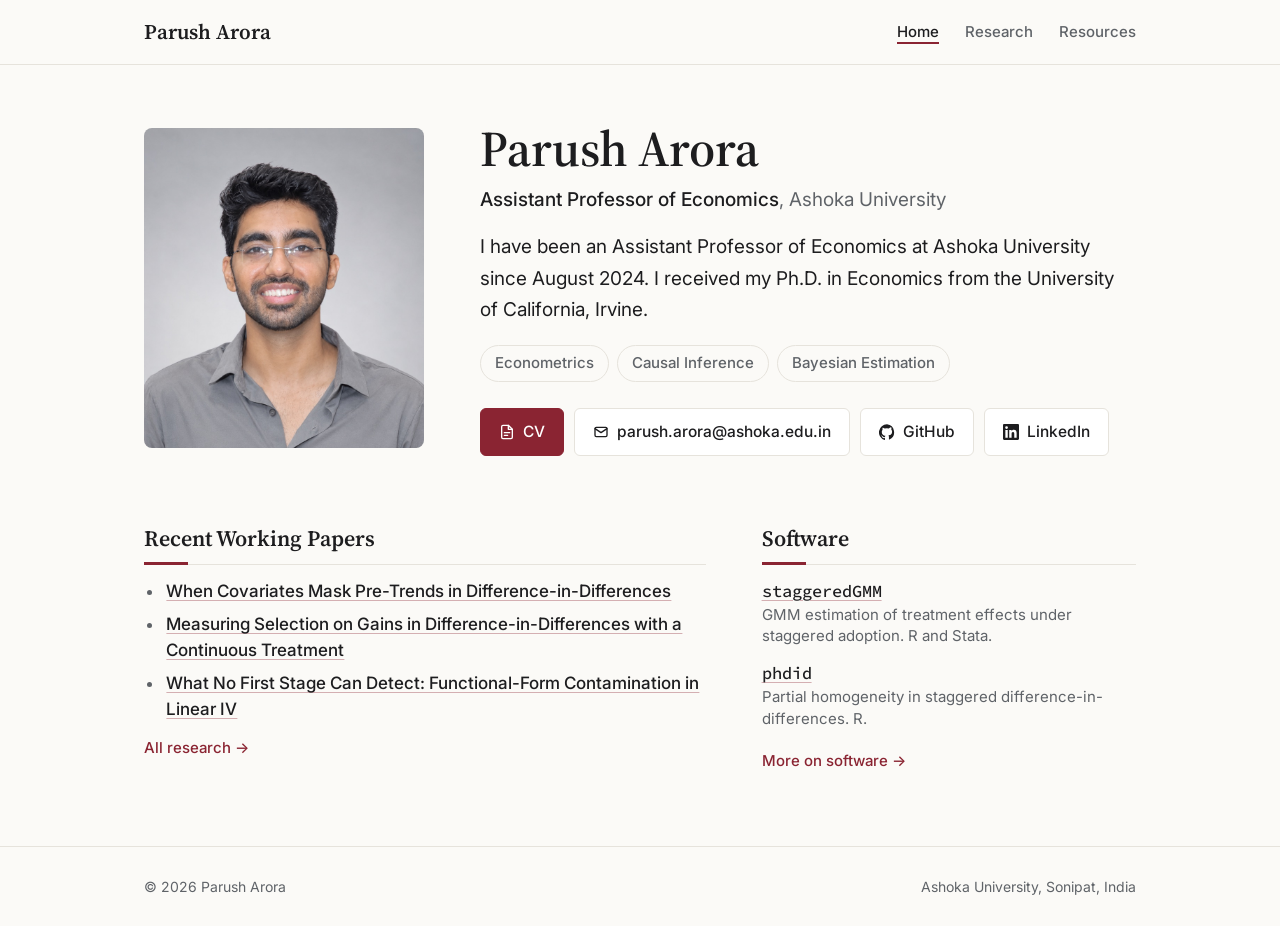
<file: index.html>
<!doctype html>
<html lang="en">
<head>
  <meta charset="utf-8">
  <meta name="viewport" content="width=device-width, initial-scale=1">
  <title>Parush Arora</title>
  <meta name="description" content="Parush Arora, Assistant Professor of Economics at Ashoka University. Econometrics, causal inference and Bayesian estimation.">
  <link rel="preconnect" href="https://fonts.googleapis.com">
  <link rel="preconnect" href="https://fonts.gstatic.com" crossorigin>
  <link href="https://fonts.googleapis.com/css2?family=Inter:wght@400;500;600&family=Source+Serif+4:opsz,wght@8..60,400;8..60,600&family=Source+Code+Pro:wght@500&display=swap" rel="stylesheet">
  <link rel="stylesheet" href="style.css">
</head>
<body class="home">
  <header class="site">
    <div class="wrap">
      <a class="brand" href="index.html">Parush Arora</a>
      <nav>
        <a class="active" href="index.html">Home</a>
        <a href="research.html">Research</a>
        <a href="resources.html">Resources</a>
      </nav>
    </div>
  </header>

  <main>
    <div class="wrap hero">
      <img src="assets/photo.jpg" alt="Portrait of Parush Arora">
      <div>
        <h1>Parush Arora</h1>
        <p class="role"><strong>Assistant Professor of Economics</strong>, Ashoka University</p>
        <p>I have been an Assistant Professor of Economics at Ashoka University since August 2024. I received my Ph.D. in Economics from the University of California, Irvine.</p>
        <ul class="fields">
          <li>Econometrics</li>
          <li>Causal Inference</li>
          <li>Bayesian Estimation</li>
        </ul>
        <div class="links">
          <a class="btn primary" href="https://drive.google.com/file/d/1LoCdnXLJftHDHROsyt8v0wvyR6xeEI37/view?usp=sharing">
            <svg viewBox="0 0 24 24" fill="none" stroke="currentColor" stroke-width="2" stroke-linecap="round" stroke-linejoin="round"><path d="M14 2H6a2 2 0 0 0-2 2v16a2 2 0 0 0 2 2h12a2 2 0 0 0 2-2V8z"/><path d="M14 2v6h6M8 13h8M8 17h5"/></svg>
            CV
          </a>
          <a class="btn" href="mailto:parush.arora@ashoka.edu.in">
            <svg viewBox="0 0 24 24" fill="none" stroke="currentColor" stroke-width="2" stroke-linecap="round" stroke-linejoin="round"><rect x="3" y="5" width="18" height="14" rx="2"/><path d="m3 7 9 6 9-6"/></svg>
            parush.arora@ashoka.edu.in
          </a>
          <a class="btn" href="https://github.com/parush2101">
            <svg viewBox="0 0 24 24" fill="currentColor"><path d="M12 .5a12 12 0 0 0-3.8 23.4c.6.1.8-.3.8-.6v-2.2c-3.3.7-4-1.4-4-1.4-.6-1.4-1.4-1.8-1.4-1.8-1-.7.1-.7.1-.7 1.2.1 1.8 1.2 1.8 1.2 1 1.8 2.8 1.3 3.5 1 .1-.8.4-1.3.7-1.6-2.7-.3-5.5-1.3-5.5-6 0-1.2.5-2.3 1.2-3.1-.1-.3-.5-1.5.1-3.2 0 0 1-.3 3.3 1.2a11.5 11.5 0 0 1 6 0C17.3 4.7 18.3 5 18.3 5c.7 1.7.2 2.9.1 3.2.8.8 1.2 1.9 1.2 3.1 0 4.6-2.8 5.6-5.5 5.9.4.4.8 1.1.8 2.2v3.3c0 .3.2.7.8.6A12 12 0 0 0 12 .5z"/></svg>
            GitHub
          </a>
          <a class="btn" href="https://www.linkedin.com/in/parush-arora-436043136/">
            <svg viewBox="0 0 24 24" fill="currentColor"><path d="M20.45 20.45h-3.56v-5.57c0-1.33-.02-3.04-1.85-3.04-1.85 0-2.14 1.45-2.14 2.94v5.67H9.35V9h3.41v1.56h.05c.48-.9 1.64-1.85 3.37-1.85 3.6 0 4.27 2.37 4.27 5.46v6.28zM5.34 7.43a2.06 2.06 0 1 1 0-4.13 2.06 2.06 0 0 1 0 4.13zM7.12 20.45H3.56V9h3.56v11.45zM22.22 0H1.77C.79 0 0 .77 0 1.73v20.54C0 23.23.79 24 1.77 24h20.45c.98 0 1.78-.77 1.78-1.73V1.73C24 .77 23.2 0 22.22 0z"/></svg>
            LinkedIn
          </a>
        </div>
      </div>
    </div>

    <div class="wrap home-grid">
      <section>
        <h2>Recent Working Papers</h2>
        <ul class="papers">
          <li><a class="t" href="https://arxiv.org/abs/2611.03079">When Covariates Mask Pre-Trends in Difference-in-Differences</a></li>
          <li><a class="t" href="https://papers.ssrn.com/sol3/papers.cfm?abstract_id=7609700">Measuring Selection on Gains in Difference-in-Differences with a Continuous Treatment</a></li>
          <li><a class="t" href="https://papers.ssrn.com/sol3/papers.cfm?abstract_id=7436881">What No First Stage Can Detect: Functional-Form Contamination in Linear IV</a></li>
        </ul>
        <a class="more" href="research.html">All research &rarr;</a>
      </section>
      <section>
        <h2>Software</h2>
        <ul class="pkgs">
          <li><a class="t mono" href="resources.html#software">staggeredGMM</a><span class="co">GMM estimation of treatment effects under staggered adoption. R and Stata.</span></li>
          <li><a class="t mono" href="https://CRAN.R-project.org/package=phdid">phdid</a><span class="co">Partial homogeneity in staggered difference-in-differences. R.</span></li>
        </ul>
        <a class="more" href="resources.html#software">More on software &rarr;</a>
      </section>
    </div>
  </main>

  <footer class="site">
    <div class="wrap">
      <span>&copy; 2026 Parush Arora</span>
      <span>Ashoka University, Sonipat, India</span>
    </div>
  </footer>
</body>
</html>
</file>
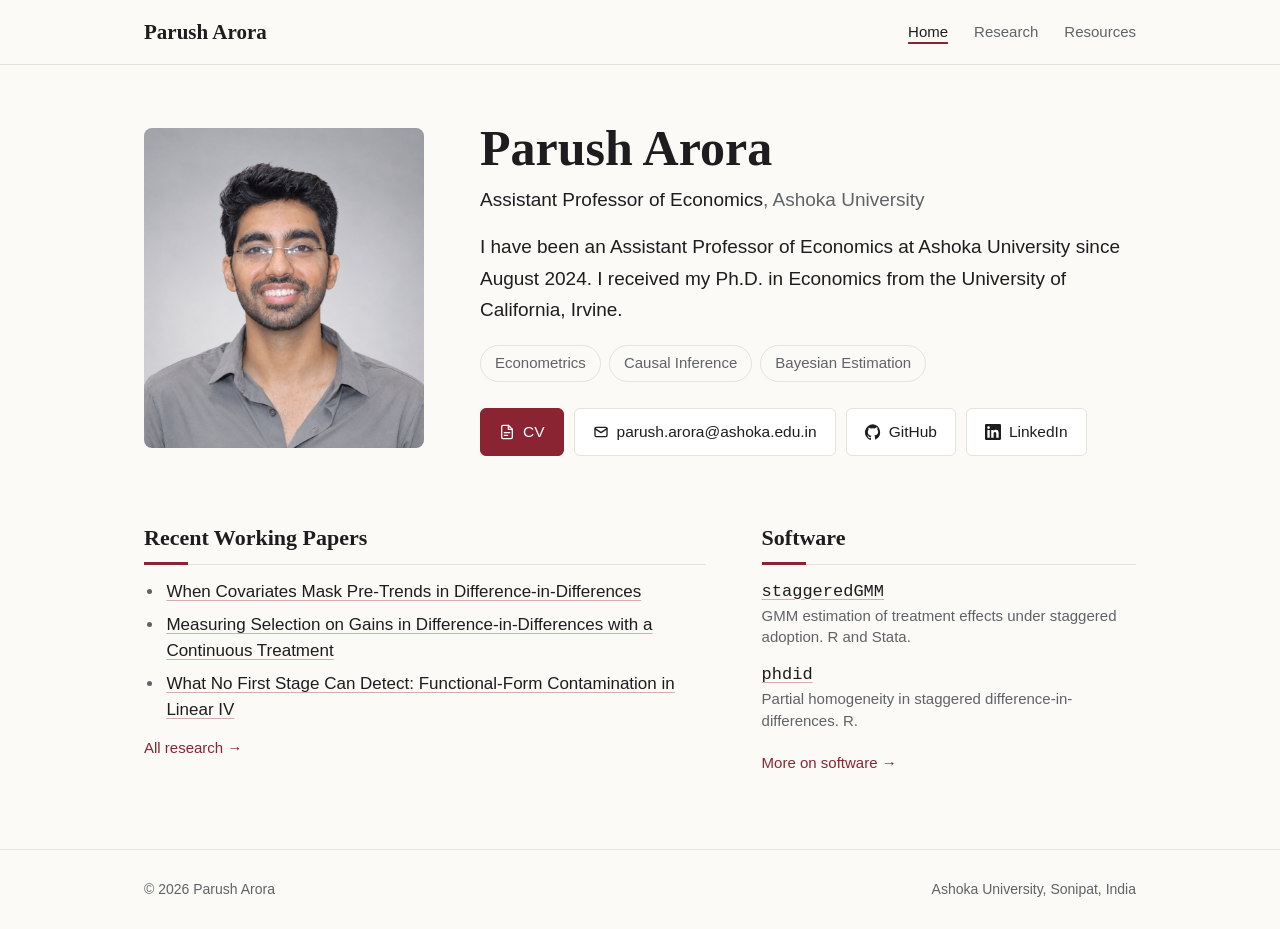
<file: home.html>
<!doctype html>
<html lang="en"><head><meta charset="utf-8"><title>Parush Arora</title>
<meta http-equiv="refresh" content="0; url=index.html"><link rel="canonical" href="index.html"></head>
<body><a href="index.html">Continue to the homepage</a></body></html>
</file>
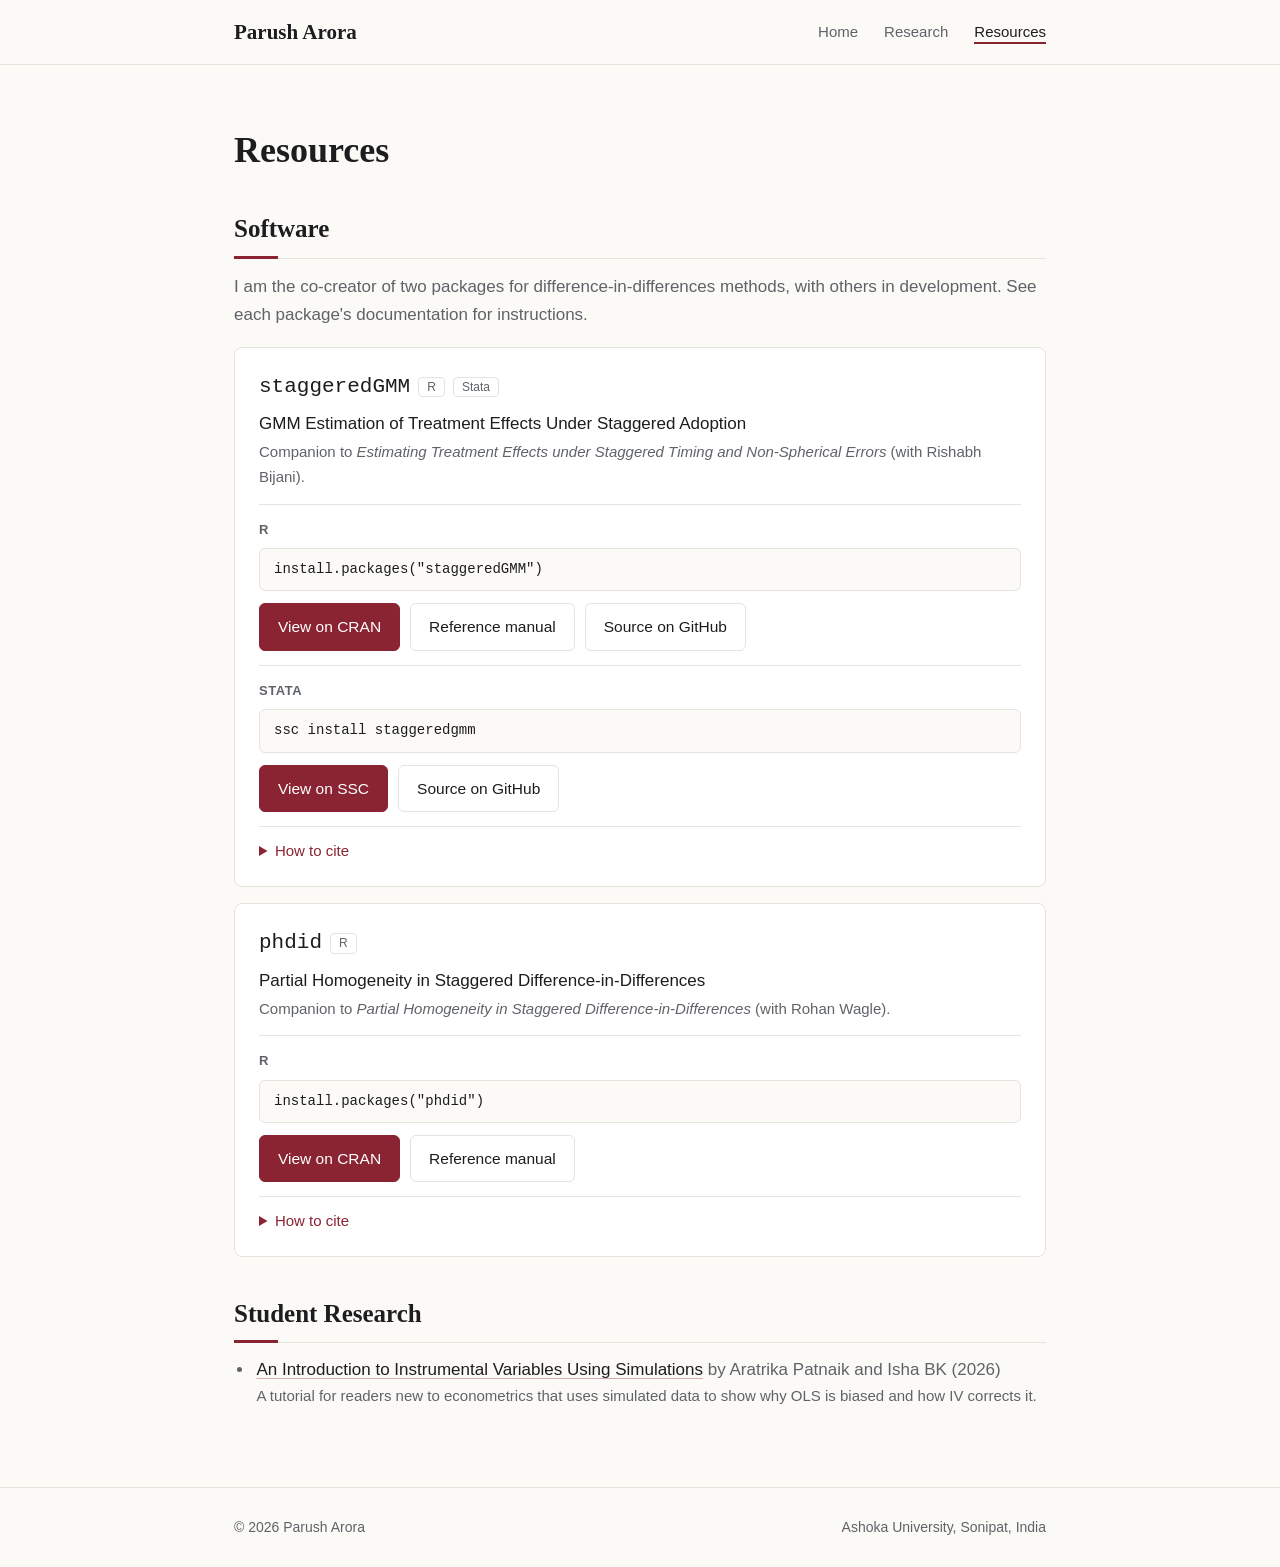
<file: r-packages.html>
<!doctype html>
<html lang="en"><head><meta charset="utf-8"><title>Resources · Parush Arora</title>
<meta http-equiv="refresh" content="0; url=resources.html"><link rel="canonical" href="resources.html"></head>
<body><a href="resources.html">Continue to Resources</a></body></html>
</file>
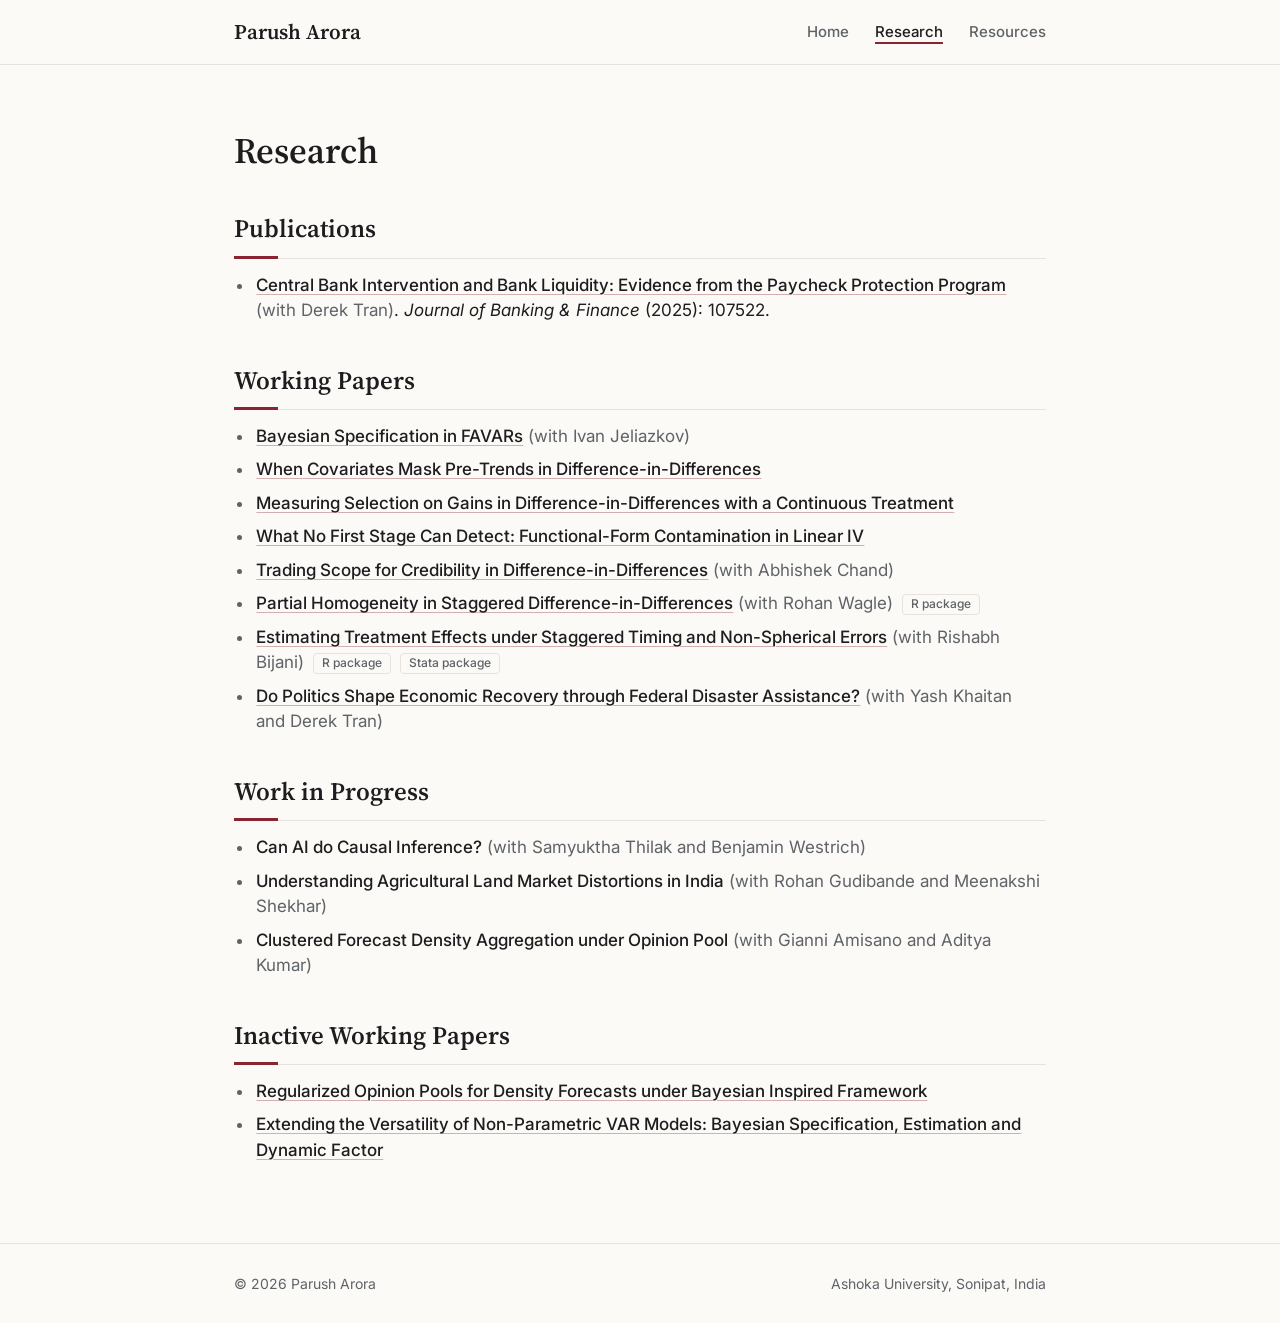
<file: research.html>
<!doctype html>
<html lang="en">
<head>
  <meta charset="utf-8">
  <meta name="viewport" content="width=device-width, initial-scale=1">
  <title>Research · Parush Arora</title>
  <meta name="description" content="Working papers, publications and work in progress by Parush Arora.">
  <link rel="preconnect" href="https://fonts.googleapis.com">
  <link rel="preconnect" href="https://fonts.gstatic.com" crossorigin>
  <link href="https://fonts.googleapis.com/css2?family=Inter:wght@400;500;600&family=Source+Serif+4:opsz,wght@8..60,400;8..60,600&family=Source+Code+Pro:wght@500&display=swap" rel="stylesheet">
  <link rel="stylesheet" href="style.css">
</head>
<body>
  <header class="site">
    <div class="wrap">
      <a class="brand" href="index.html">Parush Arora</a>
      <nav>
        <a href="index.html">Home</a>
        <a class="active" href="research.html">Research</a>
        <a href="resources.html">Resources</a>
      </nav>
    </div>
  </header>

  <main>
    <div class="wrap">
      <h1 class="page">Research</h1>

      <section>
        <h2>Publications</h2>
        <ul class="papers">
          <li><a class="t" href="https://www.sciencedirect.com/science/article/pii/S0378426625001426">Central Bank Intervention and Bank Liquidity: Evidence from the Paycheck Protection Program</a> <span class="co">(with Derek Tran)</span>. <em>Journal of Banking &amp; Finance</em> (2025): 107522.</li>
        </ul>
      </section>

      <section>
        <h2>Working Papers</h2>
        <ul class="papers">
          <li><a class="t" href="assets/papers/arora-jeliazkov-bayesian-specification-favars.pdf">Bayesian Specification in FAVARs</a> <span class="co">(with Ivan Jeliazkov)</span></li>
          <li><a class="t" href="https://arxiv.org/abs/2611.03079">When Covariates Mask Pre-Trends in Difference-in-Differences</a></li>
          <li><a class="t" href="https://papers.ssrn.com/sol3/papers.cfm?abstract_id=7609700">Measuring Selection on Gains in Difference-in-Differences with a Continuous Treatment</a></li>
          <li><a class="t" href="https://papers.ssrn.com/sol3/papers.cfm?abstract_id=7436881">What No First Stage Can Detect: Functional-Form Contamination in Linear IV</a></li>
          <li><a class="t" href="https://papers.ssrn.com/sol3/papers.cfm?abstract_id=7301078">Trading Scope for Credibility in Difference-in-Differences</a> <span class="co">(with Abhishek Chand)</span></li>
          <li><a class="t" href="https://arxiv.org/abs/2608.08047">Partial Homogeneity in Staggered Difference-in-Differences</a> <span class="co">(with Rohan Wagle)</span> <a class="tag" href="https://cran.r-project.org/web/packages/phdid/phdid.pdf">R package</a></li>
          <li><a class="t" href="https://papers.ssrn.com/sol3/papers.cfm?abstract_id=6558759">Estimating Treatment Effects under Staggered Timing and Non-Spherical Errors</a> <span class="co">(with Rishabh Bijani)</span> <a class="tag" href="https://CRAN.R-project.org/package=staggeredGMM">R package</a> <a class="tag" href="https://ideas.repec.org/c/boc/bocode/s460037.html">Stata package</a></li>
          <li><a class="t" href="https://papers.ssrn.com/sol3/papers.cfm?abstract_id=6513538">Do Politics Shape Economic Recovery through Federal Disaster Assistance?</a> <span class="co">(with Yash Khaitan and Derek Tran)</span></li>
        </ul>
      </section>

      <section>
        <h2>Work in Progress</h2>
        <ul class="papers">
          <li><span class="t">Can AI do Causal Inference?</span> <span class="co">(with Samyuktha Thilak and Benjamin Westrich)</span></li>
          <li><span class="t">Understanding Agricultural Land Market Distortions in India</span> <span class="co">(with Rohan Gudibande and Meenakshi Shekhar)</span></li>
          <li><span class="t">Clustered Forecast Density Aggregation under Opinion Pool</span> <span class="co">(with Gianni Amisano and Aditya Kumar)</span></li>
        </ul>
      </section>

      <section>
        <h2>Inactive Working Papers</h2>
        <ul class="papers">
          <li><a class="t" href="https://dp.ashoka.edu.in/ash/wpaper/paper133_0.pdf">Regularized Opinion Pools for Density Forecasts under Bayesian Inspired Framework</a></li>
          <li><a class="t" href="https://drive.google.com/file/d/1w3nS8jGv4g3ysb8XMVAZpEd40WOxEMSx/view?usp=sharing">Extending the Versatility of Non-Parametric VAR Models: Bayesian Specification, Estimation and Dynamic Factor</a></li>
        </ul>
      </section>
    </div>
  </main>

  <footer class="site">
    <div class="wrap">
      <span>&copy; 2026 Parush Arora</span>
      <span>Ashoka University, Sonipat, India</span>
    </div>
  </footer>
</body>
</html>
</file>
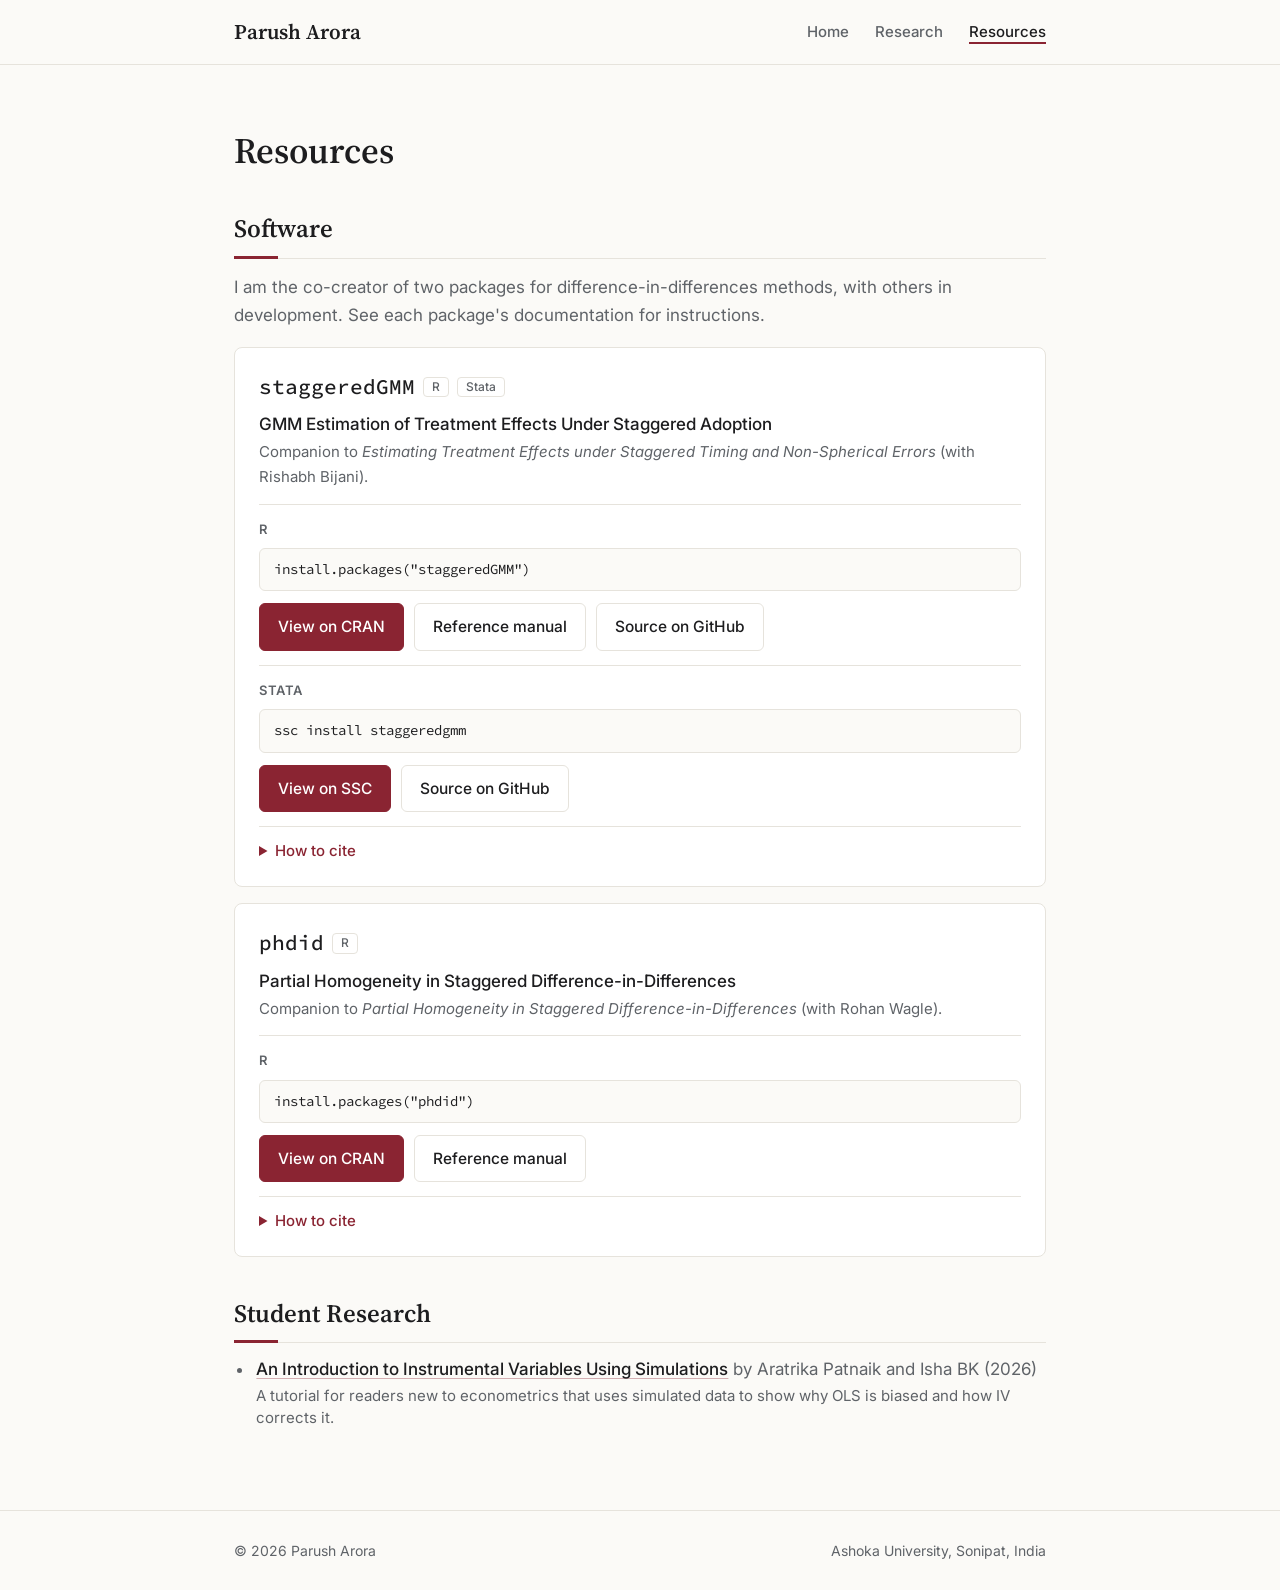
<file: resources.html>
<!doctype html>
<html lang="en">
<head>
  <meta charset="utf-8">
  <meta name="viewport" content="width=device-width, initial-scale=1">
  <title>Resources · Parush Arora</title>
  <meta name="description" content="R and Stata software and student research supervised by Parush Arora.">
  <link rel="preconnect" href="https://fonts.googleapis.com">
  <link rel="preconnect" href="https://fonts.gstatic.com" crossorigin>
  <link href="https://fonts.googleapis.com/css2?family=Inter:wght@400;500;600&family=Source+Serif+4:opsz,wght@8..60,400;8..60,600&family=Source+Code+Pro:wght@500&display=swap" rel="stylesheet">
  <link rel="stylesheet" href="style.css">
</head>
<body>
  <header class="site">
    <div class="wrap">
      <a class="brand" href="index.html">Parush Arora</a>
      <nav>
        <a href="index.html">Home</a>
        <a href="research.html">Research</a>
        <a class="active" href="resources.html">Resources</a>
      </nav>
    </div>
  </header>

  <main>
    <div class="wrap">
      <h1 class="page">Resources</h1>

      <section id="software">
        <h2>Software</h2>
        <p class="lede">I am the co-creator of two packages for difference-in-differences methods, with others in development. See each package's documentation for instructions.</p>
        <div class="pkg">
          <h3 class="mono">staggeredGMM <span class="plat">R</span><span class="plat">Stata</span></h3>
          <p class="pkg-title">GMM Estimation of Treatment Effects Under Staggered Adoption</p>
          <p class="pkg-note">Companion to <em>Estimating Treatment Effects under Staggered Timing and Non-Spherical Errors</em> (with Rishabh Bijani).</p>
          <div class="impl">
            <p class="impl-label">R</p>
            <code class="install">install.packages("staggeredGMM")</code>
            <div class="links">
              <a class="btn primary" href="https://CRAN.R-project.org/package=staggeredGMM">View on CRAN</a>
              <a class="btn" href="https://cran.r-project.org/web/packages/staggeredGMM/staggeredGMM.pdf">Reference manual</a>
              <a class="btn" href="https://github.com/RishabhBijani/staggeredGMM">Source on GitHub</a>
            </div>
          </div>
          <div class="impl">
            <p class="impl-label">Stata</p>
            <code class="install">ssc install staggeredgmm</code>
            <div class="links">
              <a class="btn primary" href="https://ideas.repec.org/c/boc/bocode/s460037.html">View on SSC</a>
              <a class="btn" href="https://github.com/RishabhBijani/staggeredGMM_STATA">Source on GitHub</a>
            </div>
          </div>
          <details class="cite">
            <summary>How to cite</summary>
            <ul class="refs">
              <li><span class="k">Paper</span><span>Arora, P. and R. Bijani (2026). &ldquo;Estimating Treatment Effects under Staggered Timing and Non-Spherical Errors.&rdquo; SSRN Working Paper. <a href="https://doi.org/10.2139/ssrn.6558759">doi:10.2139/ssrn.6558759</a></span></li>
              <li><span class="k">R</span><span>Bijani, R. and P. Arora (2026). <em>staggeredGMM: GMM Estimation of Treatment Effects Under Staggered Adoption.</em> R package version 0.2.0.</span></li>
              <li><span class="k">Stata</span><span>Arora, P. and R. Bijani (2026). &ldquo;STAGGEREDGMM: Stata module to perform Generalised Method of Moments Estimation of Treatment Effects under Staggered Adoption.&rdquo; Statistical Software Components S460037, Boston College Department of Economics.</span></li>
            </ul>
            <div class="bib">
              <button class="copy" type="button">Copy BibTeX</button>
<pre>@unpublished{arora2026staggered,
  title  = {Estimating Treatment Effects under Staggered Timing and Non-Spherical Errors},
  author = {Arora, Parush and Bijani, Rishabh},
  year   = {2026},
  note   = {SSRN Working Paper},
  doi    = {10.2139/ssrn.6558759}
}

@manual{bijani2026staggeredgmm,
  title  = {staggeredGMM: GMM Estimation of Treatment Effects Under Staggered Adoption},
  author = {Bijani, Rishabh and Arora, Parush},
  year   = {2026},
  note   = {R package version 0.2.0},
  url    = {https://CRAN.R-project.org/package=staggeredGMM}
}

@misc{arora2026staggeredgmmstata,
  title        = {STAGGEREDGMM: Stata module to perform Generalised Method of Moments Estimation of Treatment Effects under Staggered Adoption},
  author       = {Arora, Parush and Bijani, Rishabh},
  year         = {2026},
  howpublished = {Statistical Software Components S460037, Boston College Department of Economics},
  url          = {https://ideas.repec.org/c/boc/bocode/s460037.html}
}</pre>
            </div>
          </details>
        </div>
        <div class="pkg">
          <h3 class="mono">phdid <span class="plat">R</span></h3>
          <p class="pkg-title">Partial Homogeneity in Staggered Difference-in-Differences</p>
          <p class="pkg-note">Companion to <em>Partial Homogeneity in Staggered Difference-in-Differences</em> (with Rohan Wagle).</p>
          <div class="impl">
            <p class="impl-label">R</p>
            <code class="install">install.packages("phdid")</code>
            <div class="links">
              <a class="btn primary" href="https://CRAN.R-project.org/package=phdid">View on CRAN</a>
              <a class="btn" href="https://cran.r-project.org/web/packages/phdid/phdid.pdf">Reference manual</a>
            </div>
          </div>
          <details class="cite">
            <summary>How to cite</summary>
            <ul class="refs">
              <li><span class="k">Paper</span><span>Arora, P. and R. Wagle (2026). &ldquo;Partial Homogeneity in Staggered Difference-in-Differences.&rdquo; arXiv:2608.08047. <a href="https://arxiv.org/abs/2608.08047">arxiv.org/abs/2608.08047</a></span></li>
              <li><span class="k">R</span><span>Wagle, R. and P. Arora (2026). <em>phdid: Partial Homogeneity in Staggered Difference-in-Differences.</em> R package version 0.1.0.</span></li>
            </ul>
            <div class="bib">
              <button class="copy" type="button">Copy BibTeX</button>
<pre>@misc{arora2026partial,
  title         = {Partial Homogeneity in Staggered Difference-in-Differences},
  author        = {Arora, Parush and Wagle, Rohan},
  year          = {2026},
  eprint        = {2608.08047},
  archivePrefix = {arXiv},
  url           = {https://arxiv.org/abs/2608.08047}
}

@manual{wagle2026phdid,
  title  = {phdid: Partial Homogeneity in Staggered Difference-in-Differences},
  author = {Wagle, Rohan and Arora, Parush},
  year   = {2026},
  note   = {R package version 0.1.0},
  url    = {https://CRAN.R-project.org/package=phdid}
}</pre>
            </div>
          </details>
        </div>
      </section>

      <section id="student-research">
        <h2>Student Research</h2>
        <ul class="papers">
          <li><a class="t" href="assets/students/patnaik-bk-iv-simulations.pdf">An Introduction to Instrumental Variables Using Simulations</a> <span class="co">by Aratrika Patnaik and Isha BK (2026)</span>
            <span class="desc">A tutorial for readers new to econometrics that uses simulated data to show why OLS is biased and how IV corrects it.</span></li>
        </ul>
      </section>
    </div>
  </main>

  <footer class="site">
    <div class="wrap">
      <span>&copy; 2026 Parush Arora</span>
      <span>Ashoka University, Sonipat, India</span>
    </div>
  </footer>
  <script>
    document.querySelectorAll('.cite .copy').forEach(function (b) {
      b.addEventListener('click', function () {
        var t = b.nextElementSibling.textContent;
        var done = function () { b.textContent = 'Copied'; setTimeout(function () { b.textContent = 'Copy BibTeX'; }, 1500); };
        if (navigator.clipboard) navigator.clipboard.writeText(t).then(done, function () {});
      });
    });
  </script>
</body>
</html>
</file>
<file: style.css>
:root {
  --bg: #fbfaf7;
  --surface: #ffffff;
  --text: #1d1d1f;
  --muted: #5f6368;
  --line: #e6e3dc;
  --accent: #8a2432;
  --accent-soft: #f6e9eb;
  --link-line: rgba(138, 36, 50, .35);
  --serif: "Source Serif 4", Georgia, "Times New Roman", serif;
  --sans: "Inter", -apple-system, BlinkMacSystemFont, "Segoe UI", sans-serif;
}
@media (prefers-color-scheme: dark) {
  :root {
    --bg: #141416;
    --surface: #1c1c1f;
    --text: #ececec;
    --muted: #a0a0a8;
    --line: #2e2e33;
    --accent: #e48a96;
    --accent-soft: #3a2328;
    --link-line: rgba(228, 138, 150, .4);
  }
}

* { box-sizing: border-box; }
html { -webkit-text-size-adjust: 100%; }
body {
  margin: 0;
  background: var(--bg);
  color: var(--text);
  font-family: var(--sans);
  font-size: 17px;
  line-height: 1.65;
}
a { color: var(--accent); text-decoration: none; }
a:hover { text-decoration: underline; text-underline-offset: 3px; }

.wrap { max-width: 860px; margin: 0 auto; padding: 0 24px; }

/* Colour roles
   --text   all content: names, titles, headings
   --muted  secondary details: coauthors, journals, captions
   --accent only what you can click, the active nav item and the short bar under section headings */

/* Header */
header.site {
  border-bottom: 1px solid var(--line);
  background: var(--bg);
  position: sticky; top: 0; z-index: 10;
}
header.site .wrap {
  display: flex; align-items: center; justify-content: space-between;
  gap: 16px; height: 64px;
}
.brand {
  font-family: var(--serif); font-size: 21px; font-weight: 600;
  color: var(--text);
}
.brand:hover { text-decoration: none; }
nav { display: flex; gap: 26px; }
nav a { color: var(--muted); font-size: 15px; font-weight: 500; }
nav a:hover { color: var(--text); text-decoration: none; }
nav a.active { color: var(--text); box-shadow: inset 0 -2px 0 var(--accent); }

main { padding: 56px 0 72px; }

/* Home */
.home .wrap { max-width: 1040px; }
.hero {
  display: grid; grid-template-columns: 280px 1fr; gap: 56px; align-items: center;
  font-size: 19px;
}
.hero img {
  width: 280px; height: 320px; object-fit: cover; border-radius: 8px;
  display: block;
}
.hero h1 {
  font-family: var(--serif); font-weight: 600; font-size: 50px;
  line-height: 1.1; margin: 0 0 8px;
}
.role { color: var(--muted); margin: 0 0 22px; font-size: 19px; }
.role strong { color: var(--text); font-weight: 500; }
.hero p { margin: 0 0 16px; }
.fields { display: flex; flex-wrap: wrap; gap: 8px; margin: 20px 0 26px; padding: 0; list-style: none; }
.fields li {
  font-size: 15px; padding: 5px 14px; border-radius: 999px;
  border: 1px solid var(--line); color: var(--muted); font-weight: 500;
}
.links { display: flex; flex-wrap: wrap; gap: 10px; }
.btn {
  display: inline-flex; align-items: center; gap: 8px;
  font-size: 15.5px; font-weight: 500;
  padding: 10px 18px; border-radius: 6px;
  border: 1px solid var(--line); background: var(--surface); color: var(--text);
}
.btn:hover { border-color: var(--accent); color: var(--accent); text-decoration: none; }
.btn svg { width: 16px; height: 16px; flex: none; }
.btn.primary { background: var(--accent); border-color: var(--accent); color: #fff; }
@media (prefers-color-scheme: dark) { .btn.primary { color: #141416; } }
.btn.primary:hover { opacity: .9; color: #fff; }
@media (prefers-color-scheme: dark) { .btn.primary:hover { color: #141416; } }

/* Research and packages */
h1.page {
  font-family: var(--serif); font-weight: 600; font-size: 36px; margin: 0 0 28px;
}
.lede { color: var(--muted); margin: -16px 0 36px; }
section + section { margin-top: 36px; }
h2 {
  font-family: var(--serif); font-size: 25px; font-weight: 600;
  color: var(--text); margin: 0 0 14px; padding-bottom: 8px;
  border-bottom: 1px solid var(--line); position: relative;
}
h2::after {
  content: ""; position: absolute; left: 0; bottom: -1px;
  width: 44px; height: 3px; background: var(--accent);
}
.papers { margin: 0; padding-left: 1.2em; }
.papers li { margin: 0 0 8px; padding-left: 2px; line-height: 1.5; }
.papers li::marker { color: var(--muted); }
.papers .t { font-weight: 500; color: var(--text); }
.papers a.t {
  color: var(--text); text-decoration: underline;
  text-decoration-color: var(--link-line); text-decoration-thickness: 1px; text-underline-offset: 3px;
}
.papers a.t:hover { color: var(--accent); text-decoration-color: var(--accent); }
.papers .co { color: var(--muted); }
.papers .desc { display: block; color: var(--muted); font-size: 15px; margin-top: 2px; }
section > .lede { margin: 0 0 10px; }
.tag {
  display: inline-block; vertical-align: 1px; margin-left: 4px;
  font-size: 12px; font-weight: 500; line-height: 1.4;
  padding: 1px 8px; border-radius: 4px;
  border: 1px solid var(--line); color: var(--muted);
}
a.tag:hover { border-color: var(--accent); color: var(--accent); text-decoration: none; }

.home-grid {
  display: grid; grid-template-columns: 3fr 2fr; gap: 56px;
  margin-top: 64px; padding-top: 0;
}
.home-grid section + section { margin-top: 0; }
.home-grid h2 { font-size: 22px; }
.pkgs { list-style: none; margin: 0; padding: 0; }
.pkgs li { margin: 0 0 14px; line-height: 1.45; }
.pkgs .co { display: block; color: var(--muted); font-size: 15px; }
.mono { font-family: "Source Code Pro", ui-monospace, monospace; }
a.t.mono {
  color: var(--text); font-weight: 500; text-decoration: underline;
  text-decoration-color: var(--link-line); text-underline-offset: 3px;
}
a.t.mono:hover { color: var(--accent); text-decoration-color: var(--accent); }
.more { display: inline-block; margin-top: 6px; font-size: 15px; font-weight: 500; }

.pkg {
  border: 1px solid var(--line); background: var(--surface); border-radius: 8px;
  padding: 22px 24px; margin-bottom: 16px;
}
.pkg h3 { margin: 0; font-size: 21px; font-weight: 500; display: flex; align-items: center; gap: 8px; flex-wrap: wrap; }
.plat {
  font-family: var(--sans); font-size: 12px; font-weight: 500; line-height: 1.4;
  padding: 1px 8px; border-radius: 4px; border: 1px solid var(--line); color: var(--muted);
}
.impl { border-top: 1px solid var(--line); padding-top: 14px; margin-top: 14px; }
.impl-label { margin: 0 0 8px; font-size: 13px; font-weight: 600; letter-spacing: .04em; text-transform: uppercase; color: var(--muted); }
.impl .install { margin-bottom: 12px; }
.pkg .pkg-title { margin: 6px 0 2px; color: var(--text); font-weight: 500; }
.pkg .pkg-note { margin: 0 0 14px; color: var(--muted); font-size: 15px; }
.install {
  display: block; margin: 0 0 16px; padding: 9px 14px; border-radius: 6px;
  background: var(--bg); border: 1px solid var(--line);
  font-family: "Source Code Pro", ui-monospace, monospace; font-size: 14px; color: var(--text);
  overflow-x: auto; white-space: nowrap;
}
section .pkg:first-of-type { margin-top: 18px; }
.cite { border-top: 1px solid var(--line); margin-top: 14px; padding-top: 12px; }
.cite summary { cursor: pointer; color: var(--accent); font-size: 15px; font-weight: 500; width: max-content; }
.cite summary:hover { text-decoration: underline; text-underline-offset: 3px; }
.refs { list-style: none; margin: 12px 0 14px; padding: 0; font-size: 15px; line-height: 1.5; }
.refs li { margin: 0 0 8px; display: grid; grid-template-columns: 56px 1fr; gap: 6px; }
.refs .k { padding-top: 2px; font-size: 12px; font-weight: 600; letter-spacing: .04em; text-transform: uppercase; color: var(--muted); }
.bib { position: relative; }
.bib pre {
  margin: 0; padding: 12px 14px; border-radius: 6px; background: var(--bg); border: 1px solid var(--line);
  font-family: "Source Code Pro", ui-monospace, monospace; font-size: 12.5px; line-height: 1.5; color: var(--text);
  overflow-x: auto;
}
.copy {
  position: absolute; top: 8px; right: 8px; font: 500 12.5px var(--sans); color: var(--text);
  background: var(--surface); border: 1px solid var(--line); border-radius: 5px; padding: 4px 10px; cursor: pointer;
}
.copy:hover { border-color: var(--accent); color: var(--accent); }

footer.site { border-top: 1px solid var(--line); padding: 28px 0; color: var(--muted); font-size: 14px; }
footer.site .wrap { display: flex; justify-content: space-between; gap: 16px; flex-wrap: wrap; }

@media (max-width: 680px) {
  body { font-size: 16px; }
  .wrap { padding: 0 16px; }
  header.site .wrap { height: auto; padding-top: 14px; padding-bottom: 14px; flex-direction: column; align-items: flex-start; gap: 8px; }
  nav { gap: 20px; }
  main { padding: 36px 0 56px; }
  .hero { grid-template-columns: 1fr; gap: 24px; font-size: 17px; }
  .hero img { width: 150px; height: 172px; }
  .hero h1 { font-size: 34px; }
  .role { font-size: 17px; }
  .home-grid { grid-template-columns: 1fr; gap: 40px; margin-top: 48px; }
  h1.page { font-size: 30px; }
}
</file>
